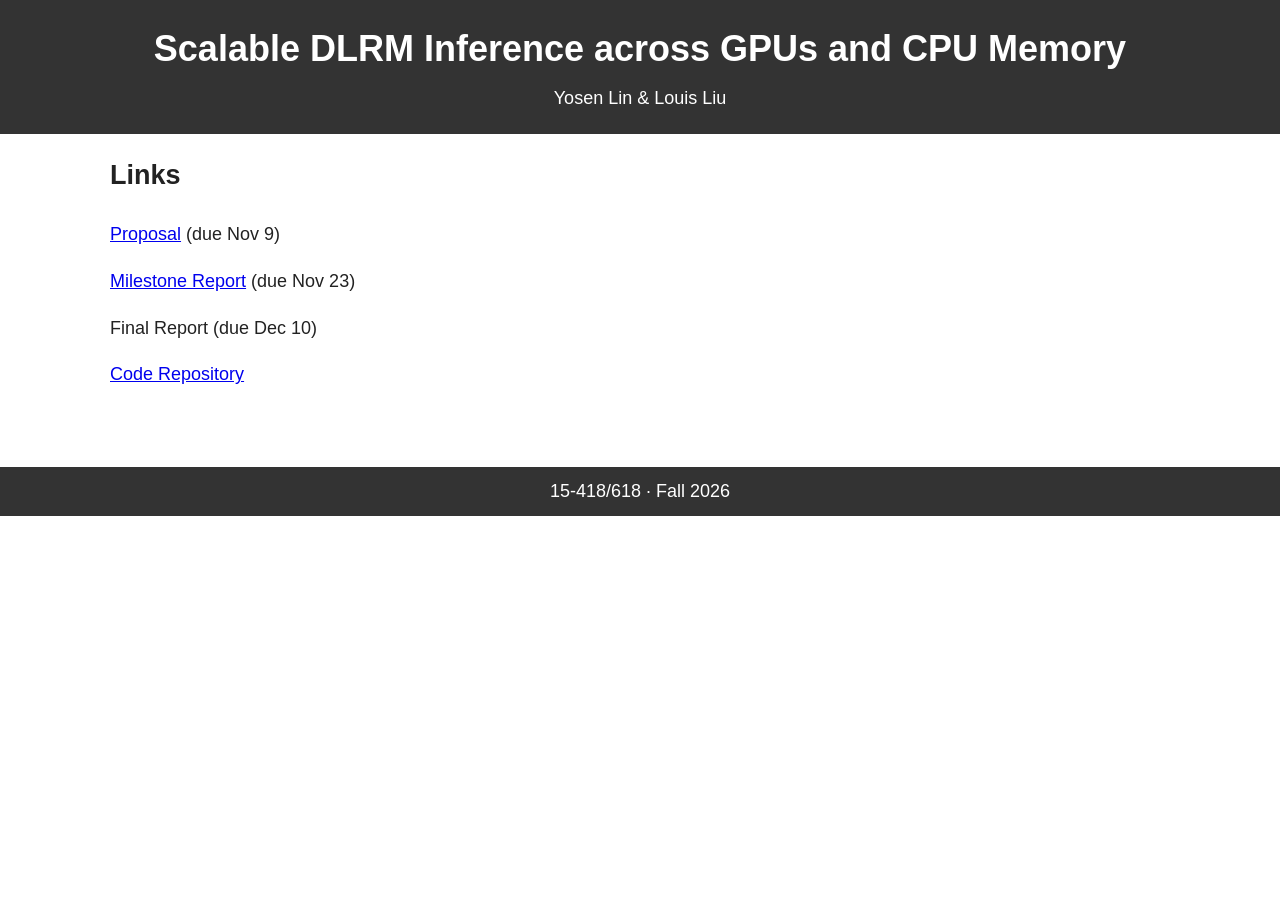
<file: docs/index.html>
<!DOCTYPE html>
<html lang="en">
<head>
<meta charset="UTF-8">
<meta name="viewport" content="width=device-width, initial-scale=1">
<title>15-618 Project</title>
<link rel="stylesheet" href="style.css">
</head>
<body>
<header>
  <h1>Scalable DLRM Inference across GPUs and CPU Memory</h1>
  <p>Yosen Lin &amp; Louis Liu</p>
</header>
<div class="layout"><main>
<section>
  <h2>Links</h2>
  <p><a href="./proposal.html">Proposal</a> (due Nov 9)</p>
  <p><a href="./milestone.html">Milestone Report</a> (due Nov 23)</p>
  <p>Final Report (due Dec 10)</p>
  <p><a href="https://github.com/y00628/dlrm-hetero-inference">Code Repository</a></p>
</section>
</main></div>
<footer>15-418/618 · Fall 2026</footer>
</body>
</html>
</file>
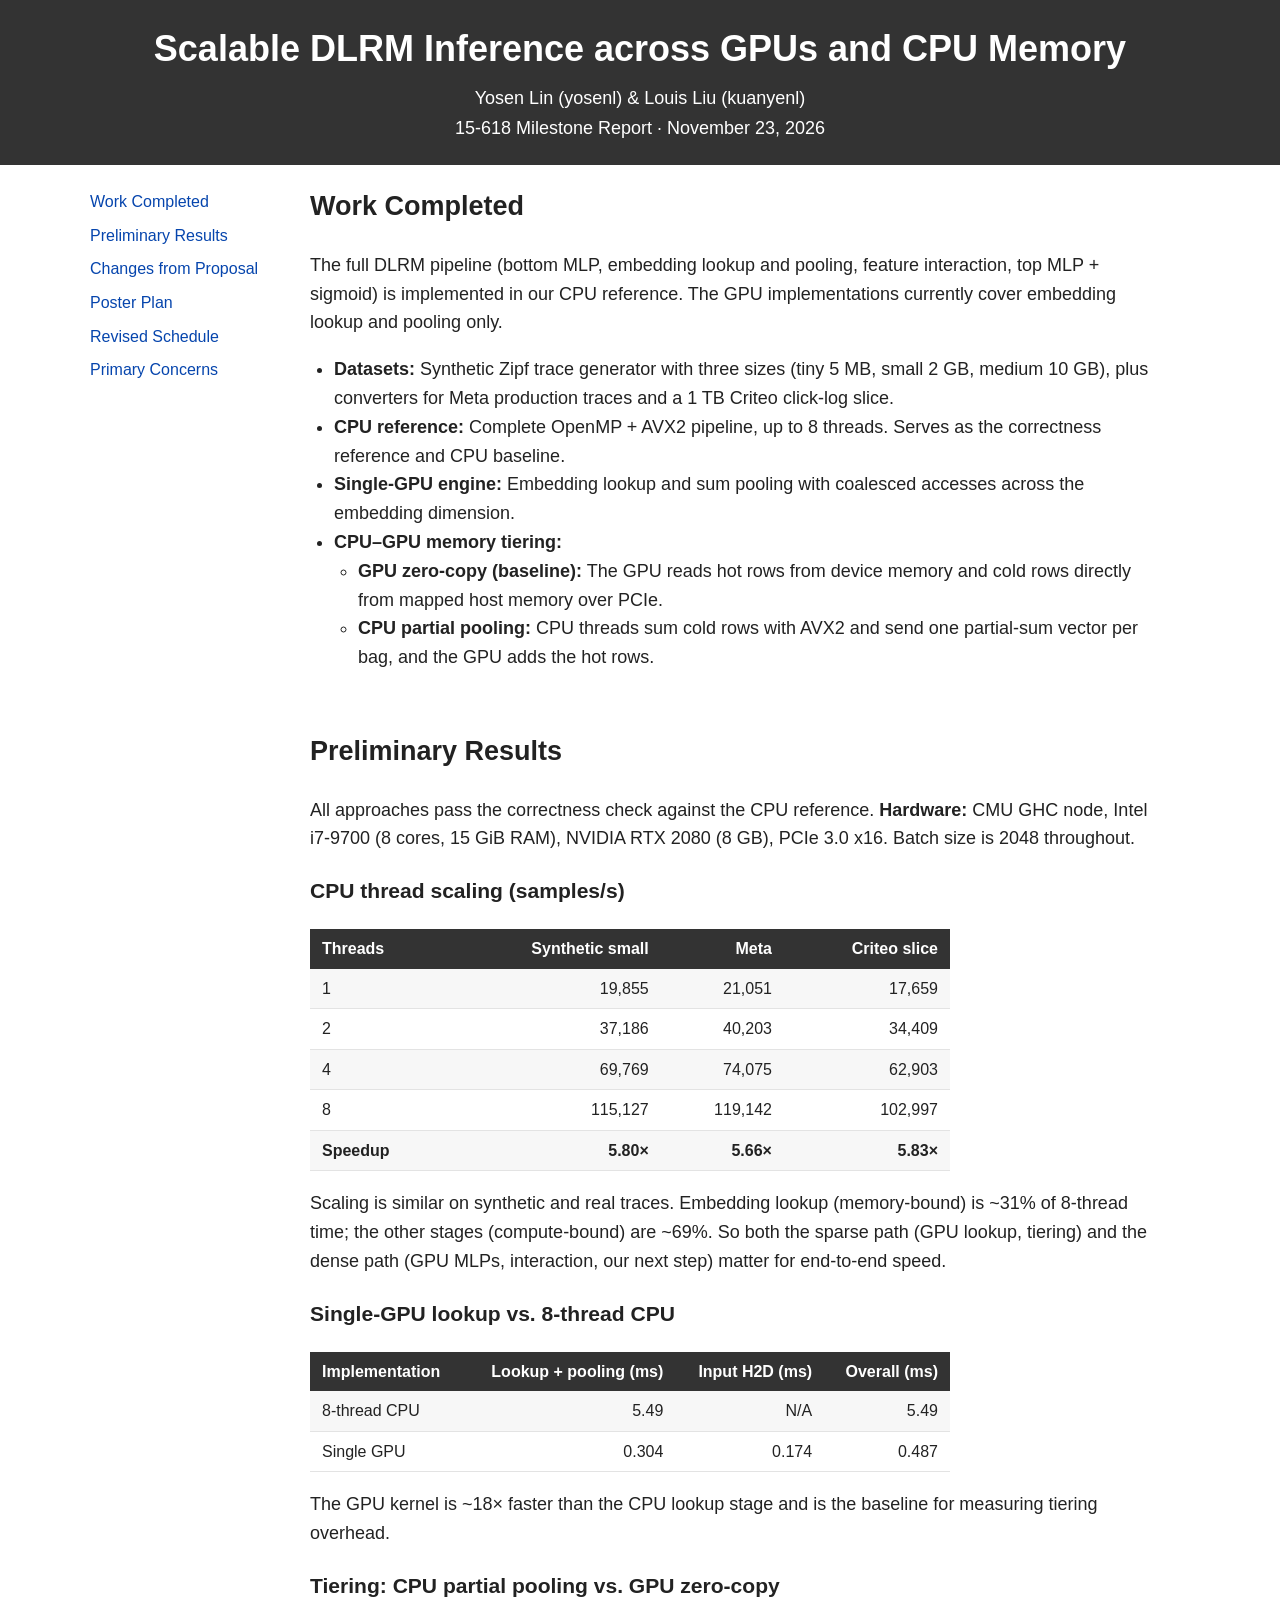
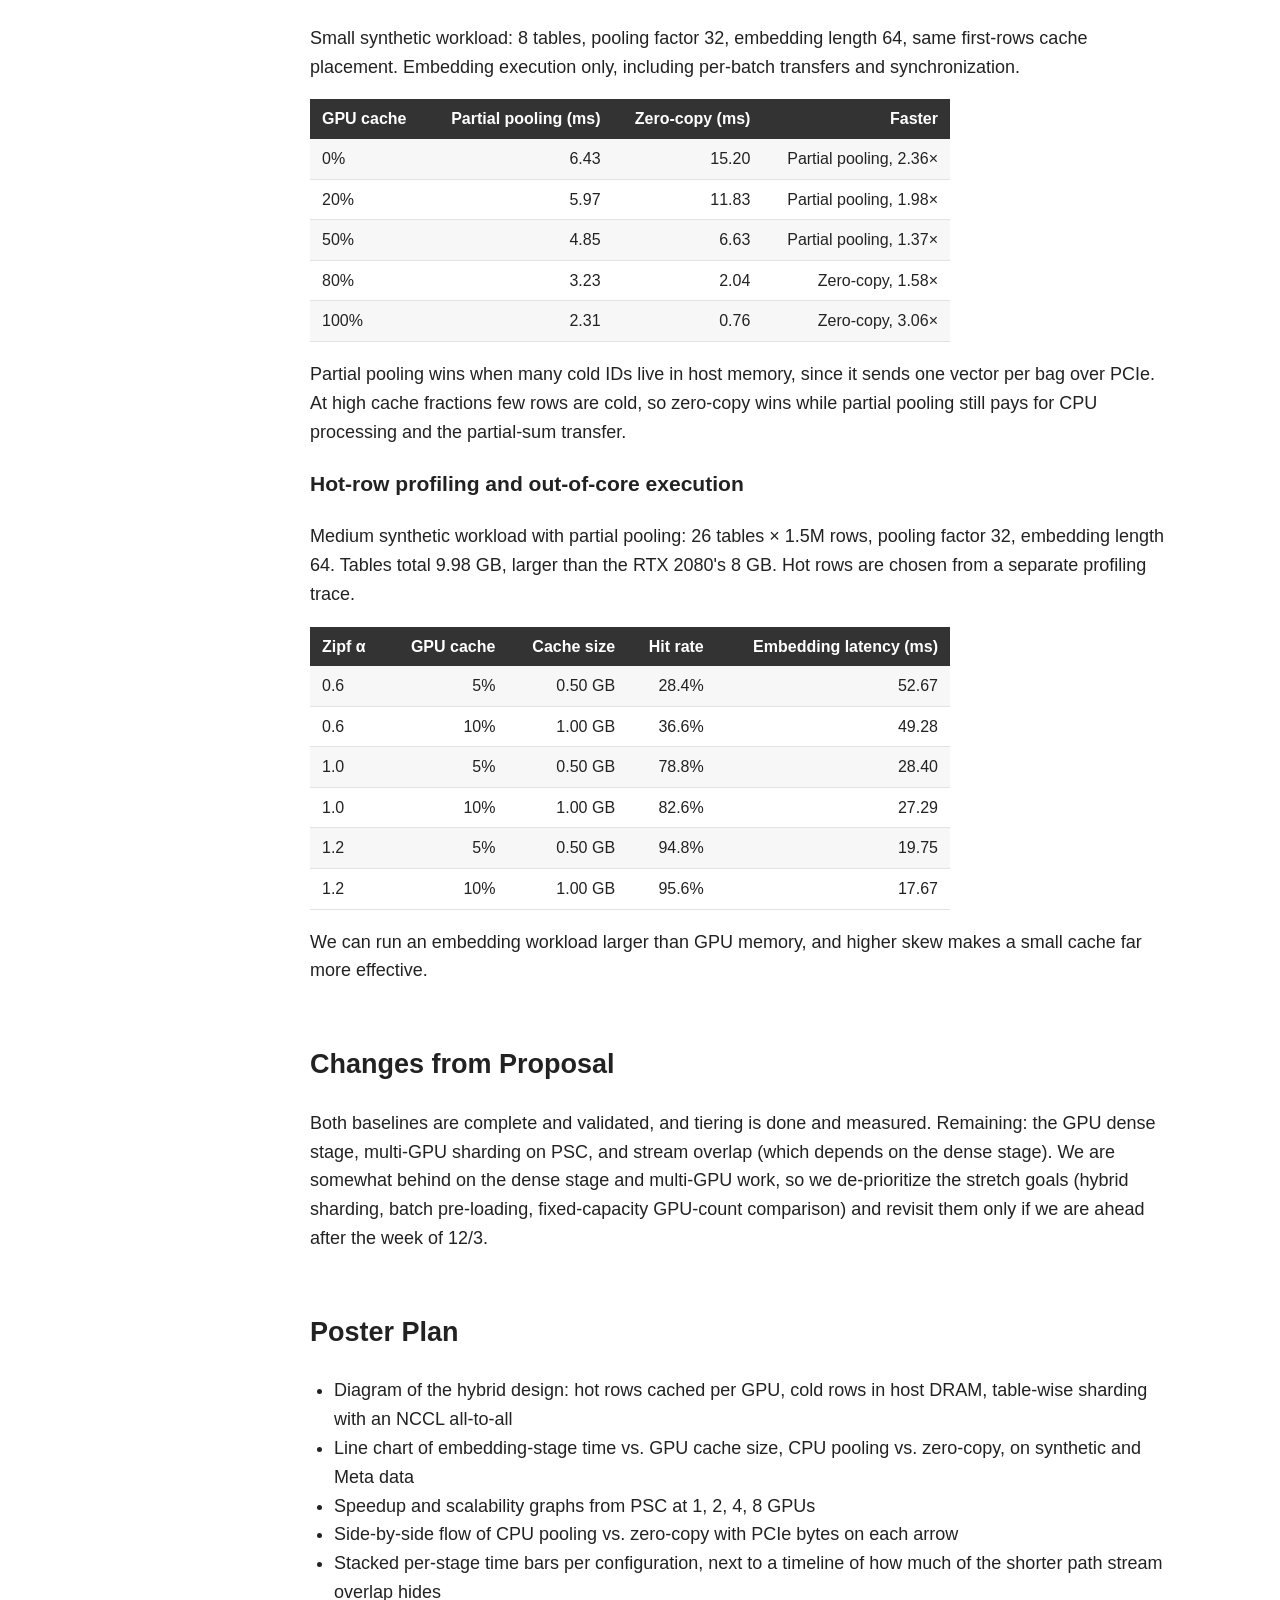
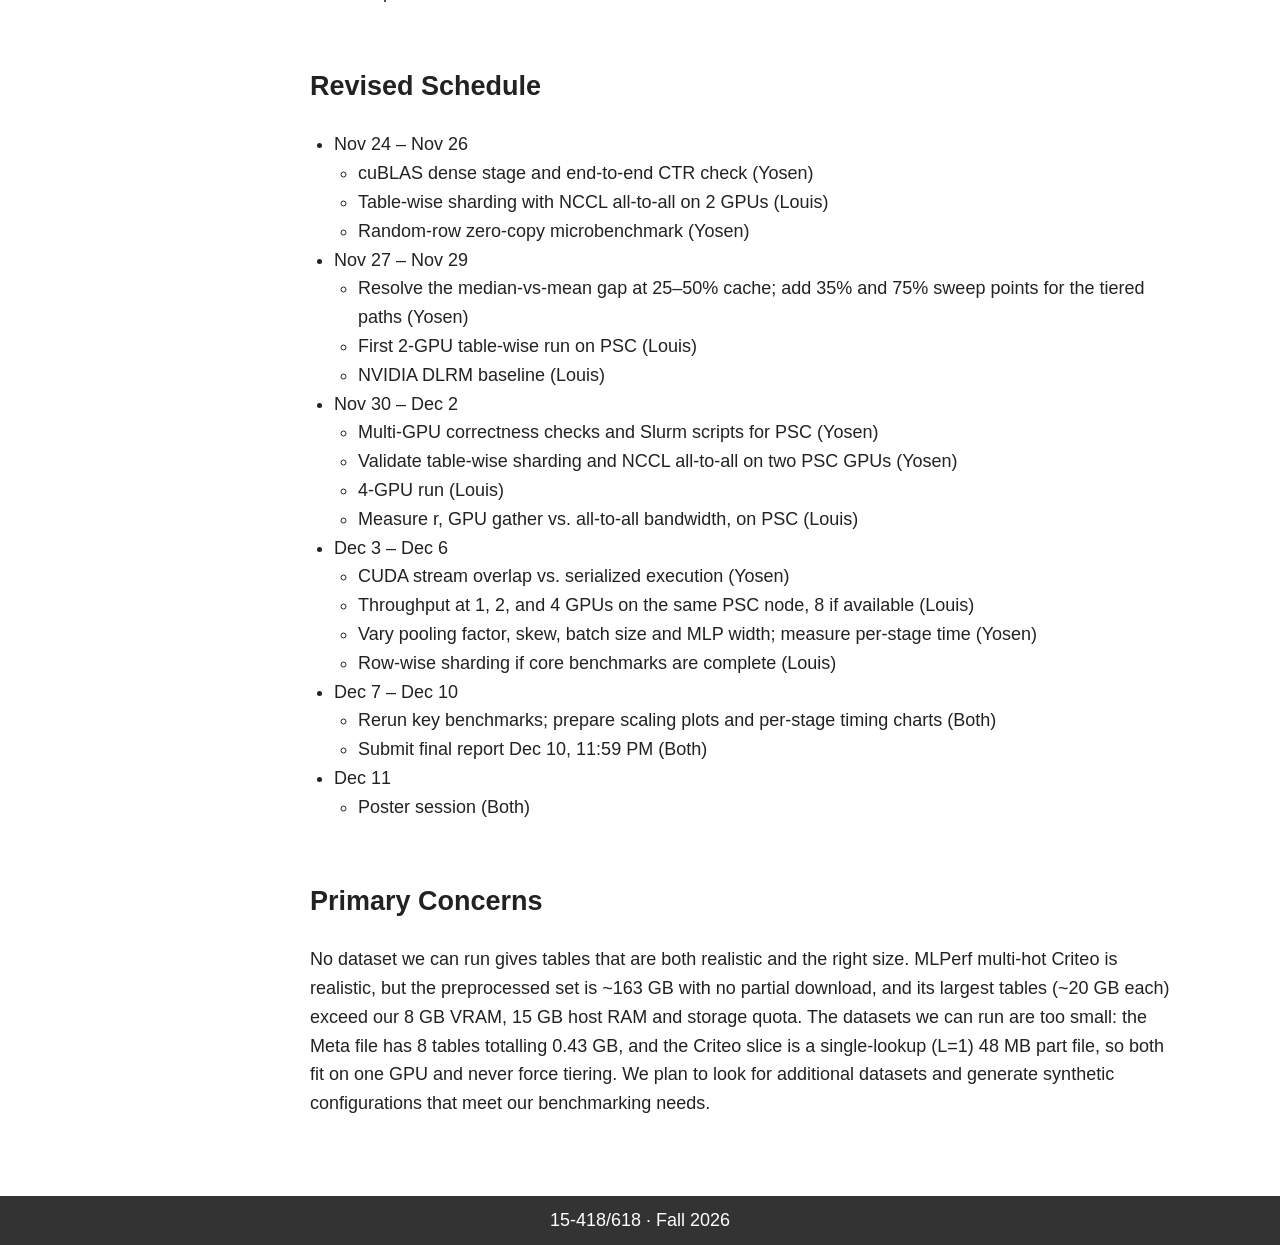
<file: docs/milestone.html>
<!DOCTYPE html>
<html lang="en">
<head>
<meta charset="UTF-8">
<meta name="viewport" content="width=device-width, initial-scale=1">
<title>Scalable DLRM Inference across GPUs and CPU Memory – Milestone Report</title>
<link rel="stylesheet" href="style.css">
</head>
<body>

<header>
  <h1>Scalable DLRM Inference across GPUs and CPU Memory</h1>
  <p>Yosen Lin (yosenl) &amp; Louis Liu (kuanyenl)</p>
  <p>15-618 Milestone Report · November 23, 2026</p>
</header>

<div class="layout">
<aside>
  <nav>
    <a href="#completed">Work Completed</a>
    <a href="#results">Preliminary Results</a>
    <a href="#changes">Changes from Proposal</a>
    <a href="#poster">Poster Plan</a>
    <a href="#schedule">Revised Schedule</a>
    <a href="#concerns">Primary Concerns</a>
  </nav>
</aside>

<main>

<section id="completed">
  <h2>Work Completed</h2>
  <p>The full DLRM pipeline (bottom MLP, embedding lookup and pooling, feature interaction, top MLP + sigmoid) is implemented in our CPU reference. The GPU implementations currently cover embedding lookup and pooling only.</p>
  <ul>
    <li><b>Datasets:</b> Synthetic Zipf trace generator with three sizes (tiny 5 MB, small 2 GB, medium 10 GB), plus converters for Meta production traces and a 1 TB Criteo click-log slice.</li>
    <li><b>CPU reference:</b> Complete OpenMP + AVX2 pipeline, up to 8 threads. Serves as the correctness reference and CPU baseline.</li>
    <li><b>Single-GPU engine:</b> Embedding lookup and sum pooling with coalesced accesses across the embedding dimension.</li>
    <li><b>CPU–GPU memory tiering:</b>
      <ul>
        <li><b>GPU zero-copy (baseline):</b> The GPU reads hot rows from device memory and cold rows directly from mapped host memory over PCIe.</li>
        <li><b>CPU partial pooling:</b> CPU threads sum cold rows with AVX2 and send one partial-sum vector per bag, and the GPU adds the hot rows.</li>
      </ul>
    </li>
  </ul>
</section>

<section id="results">
  <h2>Preliminary Results</h2>
  <p>All approaches pass the correctness check against the CPU reference. <b>Hardware:</b> CMU GHC node, Intel i7-9700 (8 cores, 15 GiB RAM), NVIDIA RTX 2080 (8 GB), PCIe 3.0 x16. Batch size is 2048 throughout.</p>

  <h3>CPU thread scaling (samples/s)</h3>
  <table>
    <tr><th>Threads</th><th>Synthetic small</th><th>Meta</th><th>Criteo slice</th></tr>
    <tr><td>1</td><td>19,855</td><td>21,051</td><td>17,659</td></tr>
    <tr><td>2</td><td>37,186</td><td>40,203</td><td>34,409</td></tr>
    <tr><td>4</td><td>69,769</td><td>74,075</td><td>62,903</td></tr>
    <tr><td>8</td><td>115,127</td><td>119,142</td><td>102,997</td></tr>
    <tr><td><b>Speedup</b></td><td><b>5.80×</b></td><td><b>5.66×</b></td><td><b>5.83×</b></td></tr>
  </table>
  <p>Scaling is similar on synthetic and real traces. Embedding lookup (memory-bound) is ~31% of 8-thread time; the other stages (compute-bound) are ~69%. So both the sparse path (GPU lookup, tiering) and the dense path (GPU MLPs, interaction, our next step) matter for end-to-end speed.</p>

  <h3>Single-GPU lookup vs. 8-thread CPU</h3>
  <table>
    <tr><th>Implementation</th><th>Lookup + pooling (ms)</th><th>Input H2D (ms)</th><th>Overall (ms)</th></tr>
    <tr><td>8-thread CPU</td><td>5.49</td><td>N/A</td><td>5.49</td></tr>
    <tr><td>Single GPU</td><td>0.304</td><td>0.174</td><td>0.487</td></tr>
  </table>
  <p>The GPU kernel is ~18× faster than the CPU lookup stage and is the baseline for measuring tiering overhead.</p>

  <h3>Tiering: CPU partial pooling vs. GPU zero-copy</h3>
  <p>Small synthetic workload: 8 tables, pooling factor 32, embedding length 64, same first-rows cache placement. Embedding execution only, including per-batch transfers and synchronization.</p>
  <table>
    <tr><th>GPU cache</th><th>Partial pooling (ms)</th><th>Zero-copy (ms)</th><th>Faster</th></tr>
    <tr><td>0%</td><td>6.43</td><td>15.20</td><td>Partial pooling, 2.36×</td></tr>
    <tr><td>20%</td><td>5.97</td><td>11.83</td><td>Partial pooling, 1.98×</td></tr>
    <tr><td>50%</td><td>4.85</td><td>6.63</td><td>Partial pooling, 1.37×</td></tr>
    <tr><td>80%</td><td>3.23</td><td>2.04</td><td>Zero-copy, 1.58×</td></tr>
    <tr><td>100%</td><td>2.31</td><td>0.76</td><td>Zero-copy, 3.06×</td></tr>
  </table>
  <p>Partial pooling wins when many cold IDs live in host memory, since it sends one vector per bag over PCIe. At high cache fractions few rows are cold, so zero-copy wins while partial pooling still pays for CPU processing and the partial-sum transfer.</p>

  <h3>Hot-row profiling and out-of-core execution</h3>
  <p>Medium synthetic workload with partial pooling: 26 tables × 1.5M rows, pooling factor 32, embedding length 64. Tables total 9.98 GB, larger than the RTX 2080's 8 GB. Hot rows are chosen from a separate profiling trace.</p>
  <table>
    <tr><th>Zipf α</th><th>GPU cache</th><th>Cache size</th><th>Hit rate</th><th>Embedding latency (ms)</th></tr>
    <tr><td>0.6</td><td>5%</td><td>0.50 GB</td><td>28.4%</td><td>52.67</td></tr>
    <tr><td>0.6</td><td>10%</td><td>1.00 GB</td><td>36.6%</td><td>49.28</td></tr>
    <tr><td>1.0</td><td>5%</td><td>0.50 GB</td><td>78.8%</td><td>28.40</td></tr>
    <tr><td>1.0</td><td>10%</td><td>1.00 GB</td><td>82.6%</td><td>27.29</td></tr>
    <tr><td>1.2</td><td>5%</td><td>0.50 GB</td><td>94.8%</td><td>19.75</td></tr>
    <tr><td>1.2</td><td>10%</td><td>1.00 GB</td><td>95.6%</td><td>17.67</td></tr>
  </table>
  <p>We can run an embedding workload larger than GPU memory, and higher skew makes a small cache far more effective.</p>
</section>

<section id="changes">
  <h2>Changes from Proposal</h2>
  <p>Both baselines are complete and validated, and tiering is done and measured. Remaining: the GPU dense stage, multi-GPU sharding on PSC, and stream overlap (which depends on the dense stage). We are somewhat behind on the dense stage and multi-GPU work, so we de-prioritize the stretch goals (hybrid sharding, batch pre-loading, fixed-capacity GPU-count comparison) and revisit them only if we are ahead after the week of 12/3.</p>
</section>

<section id="poster">
  <h2>Poster Plan</h2>
  <ul>
    <li>Diagram of the hybrid design: hot rows cached per GPU, cold rows in host DRAM, table-wise sharding with an NCCL all-to-all</li>
    <li>Line chart of embedding-stage time vs. GPU cache size, CPU pooling vs. zero-copy, on synthetic and Meta data</li>
    <li>Speedup and scalability graphs from PSC at 1, 2, 4, 8 GPUs</li>
    <li>Side-by-side flow of CPU pooling vs. zero-copy with PCIe bytes on each arrow</li>
    <li>Stacked per-stage time bars per configuration, next to a timeline of how much of the shorter path stream overlap hides</li>
  </ul>
</section>

<section id="schedule">
  <h2>Revised Schedule</h2>
  <ul>
    <li>Nov 24 – Nov 26
      <ul>
        <li>cuBLAS dense stage and end-to-end CTR check (Yosen)</li>
        <li>Table-wise sharding with NCCL all-to-all on 2 GPUs (Louis)</li>
        <li>Random-row zero-copy microbenchmark (Yosen)</li>
      </ul>
    </li>
    <li>Nov 27 – Nov 29
      <ul>
        <li>Resolve the median-vs-mean gap at 25–50% cache; add 35% and 75% sweep points for the tiered paths (Yosen)</li>
        <li>First 2-GPU table-wise run on PSC (Louis)</li>
        <li>NVIDIA DLRM baseline (Louis)</li>
      </ul>
    </li>
    <li>Nov 30 – Dec 2
      <ul>
        <li>Multi-GPU correctness checks and Slurm scripts for PSC (Yosen)</li>
        <li>Validate table-wise sharding and NCCL all-to-all on two PSC GPUs (Yosen)</li>
        <li>4-GPU run (Louis)</li>
        <li>Measure r, GPU gather vs. all-to-all bandwidth, on PSC (Louis)</li>
      </ul>
    </li>
    <li>Dec 3 – Dec 6
      <ul>
        <li>CUDA stream overlap vs. serialized execution (Yosen)</li>
        <li>Throughput at 1, 2, and 4 GPUs on the same PSC node, 8 if available (Louis)</li>
        <li>Vary pooling factor, skew, batch size and MLP width; measure per-stage time (Yosen)</li>
        <li>Row-wise sharding if core benchmarks are complete (Louis)</li>
      </ul>
    </li>
    <li>Dec 7 – Dec 10
      <ul>
        <li>Rerun key benchmarks; prepare scaling plots and per-stage timing charts (Both)</li>
        <li>Submit final report Dec 10, 11:59 PM (Both)</li>
      </ul>
    </li>
    <li>Dec 11
      <ul><li>Poster session (Both)</li></ul>
    </li>
  </ul>
</section>

<section id="concerns">
  <h2>Primary Concerns</h2>
  <p>No dataset we can run gives tables that are both realistic and the right size. MLPerf multi-hot Criteo is realistic, but the preprocessed set is ~163 GB with no partial download, and its largest tables (~20 GB each) exceed our 8 GB VRAM, 15 GB host RAM and storage quota. The datasets we can run are too small: the Meta file has 8 tables totalling 0.43 GB, and the Criteo slice is a single-lookup (L=1) 48 MB part file, so both fit on one GPU and never force tiering. We plan to look for additional datasets and generate synthetic configurations that meet our benchmarking needs.</p>
</section>

</main>
</div>

<footer>15-418/618 · Fall 2026</footer>
</body>
</html>
</file>
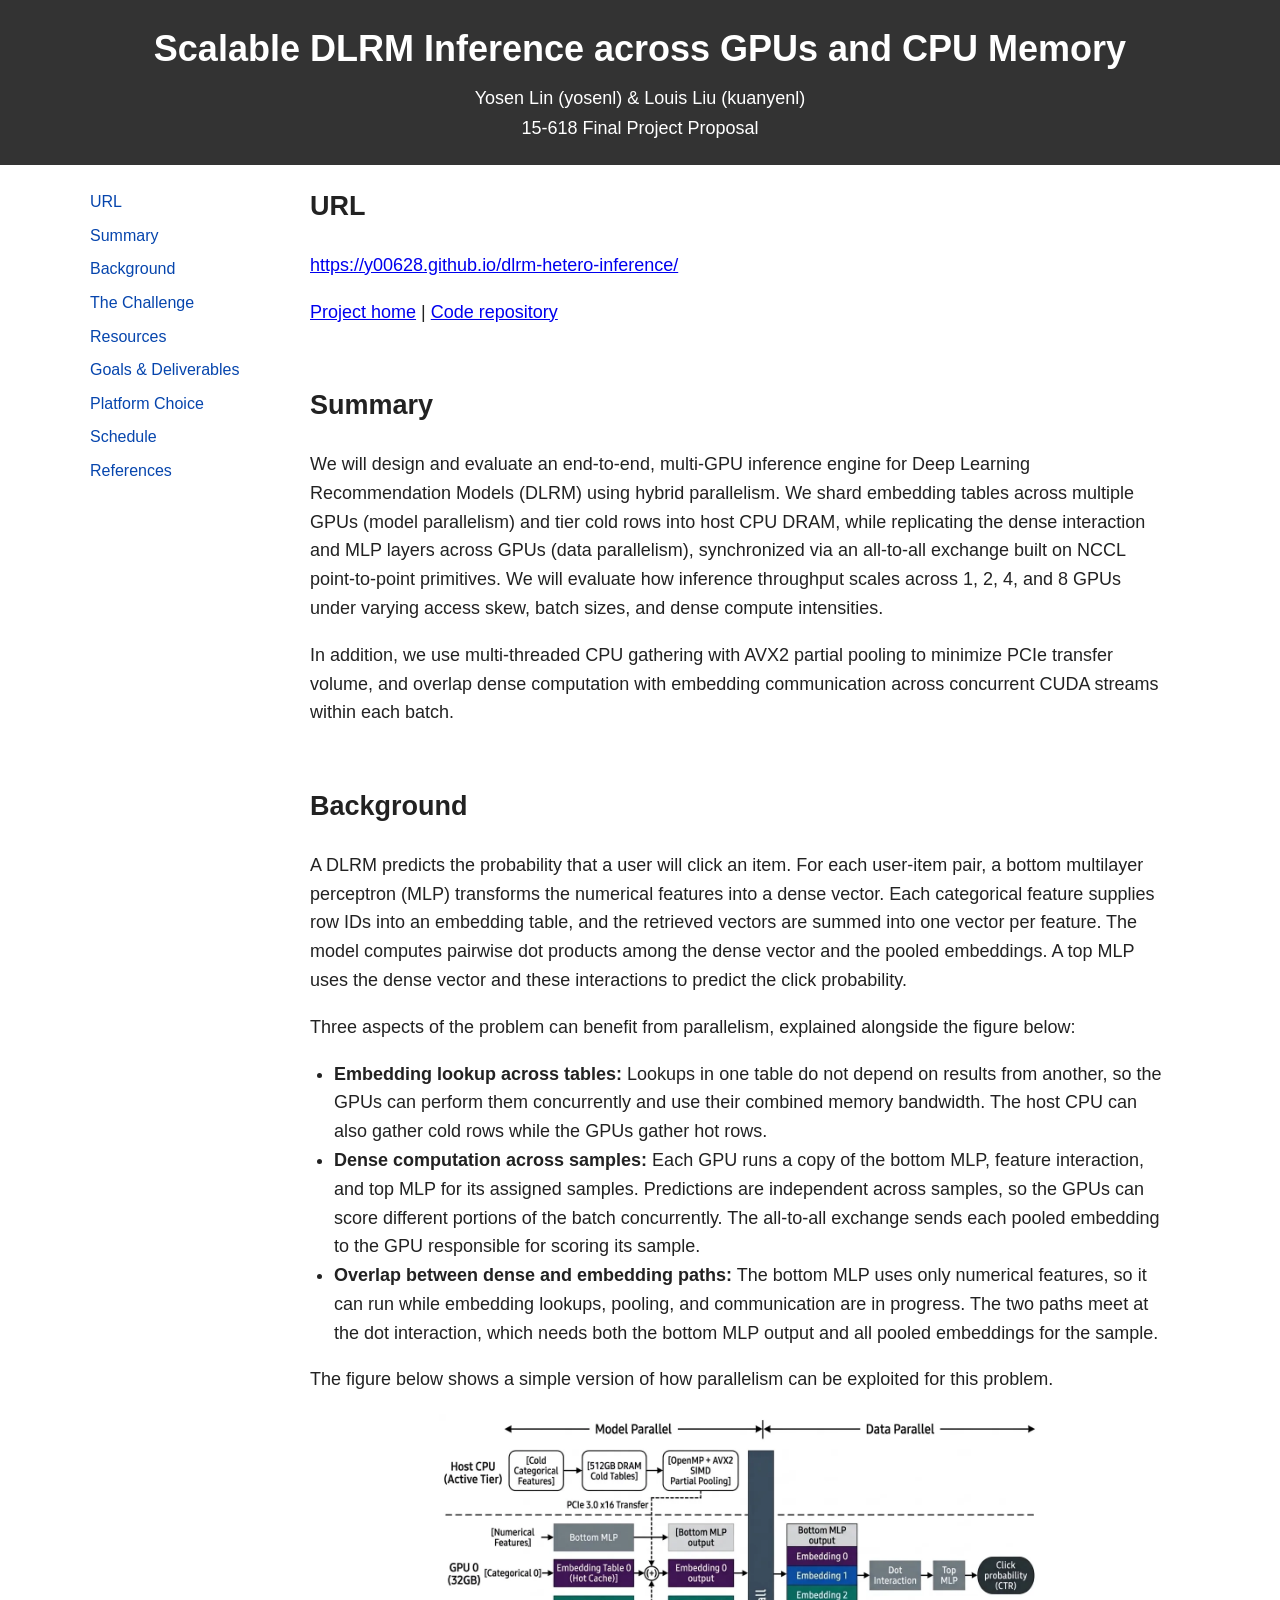
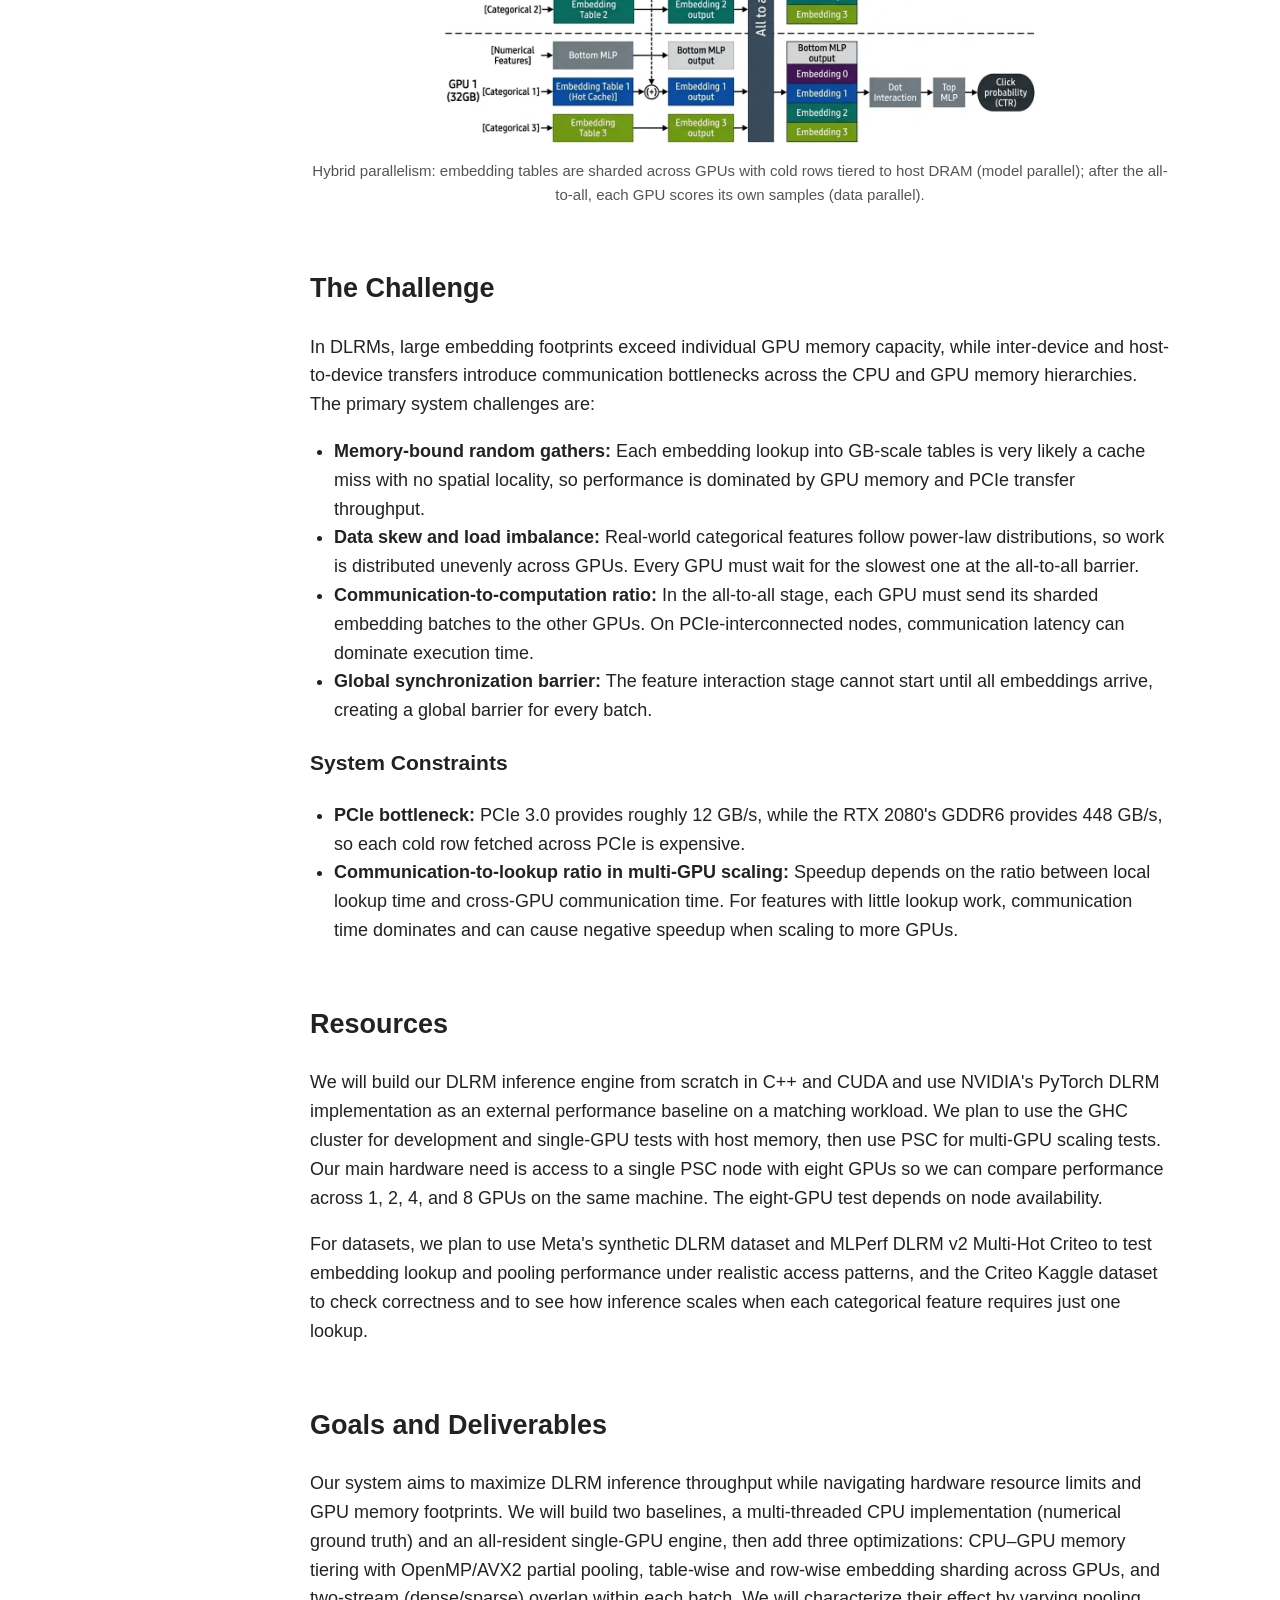
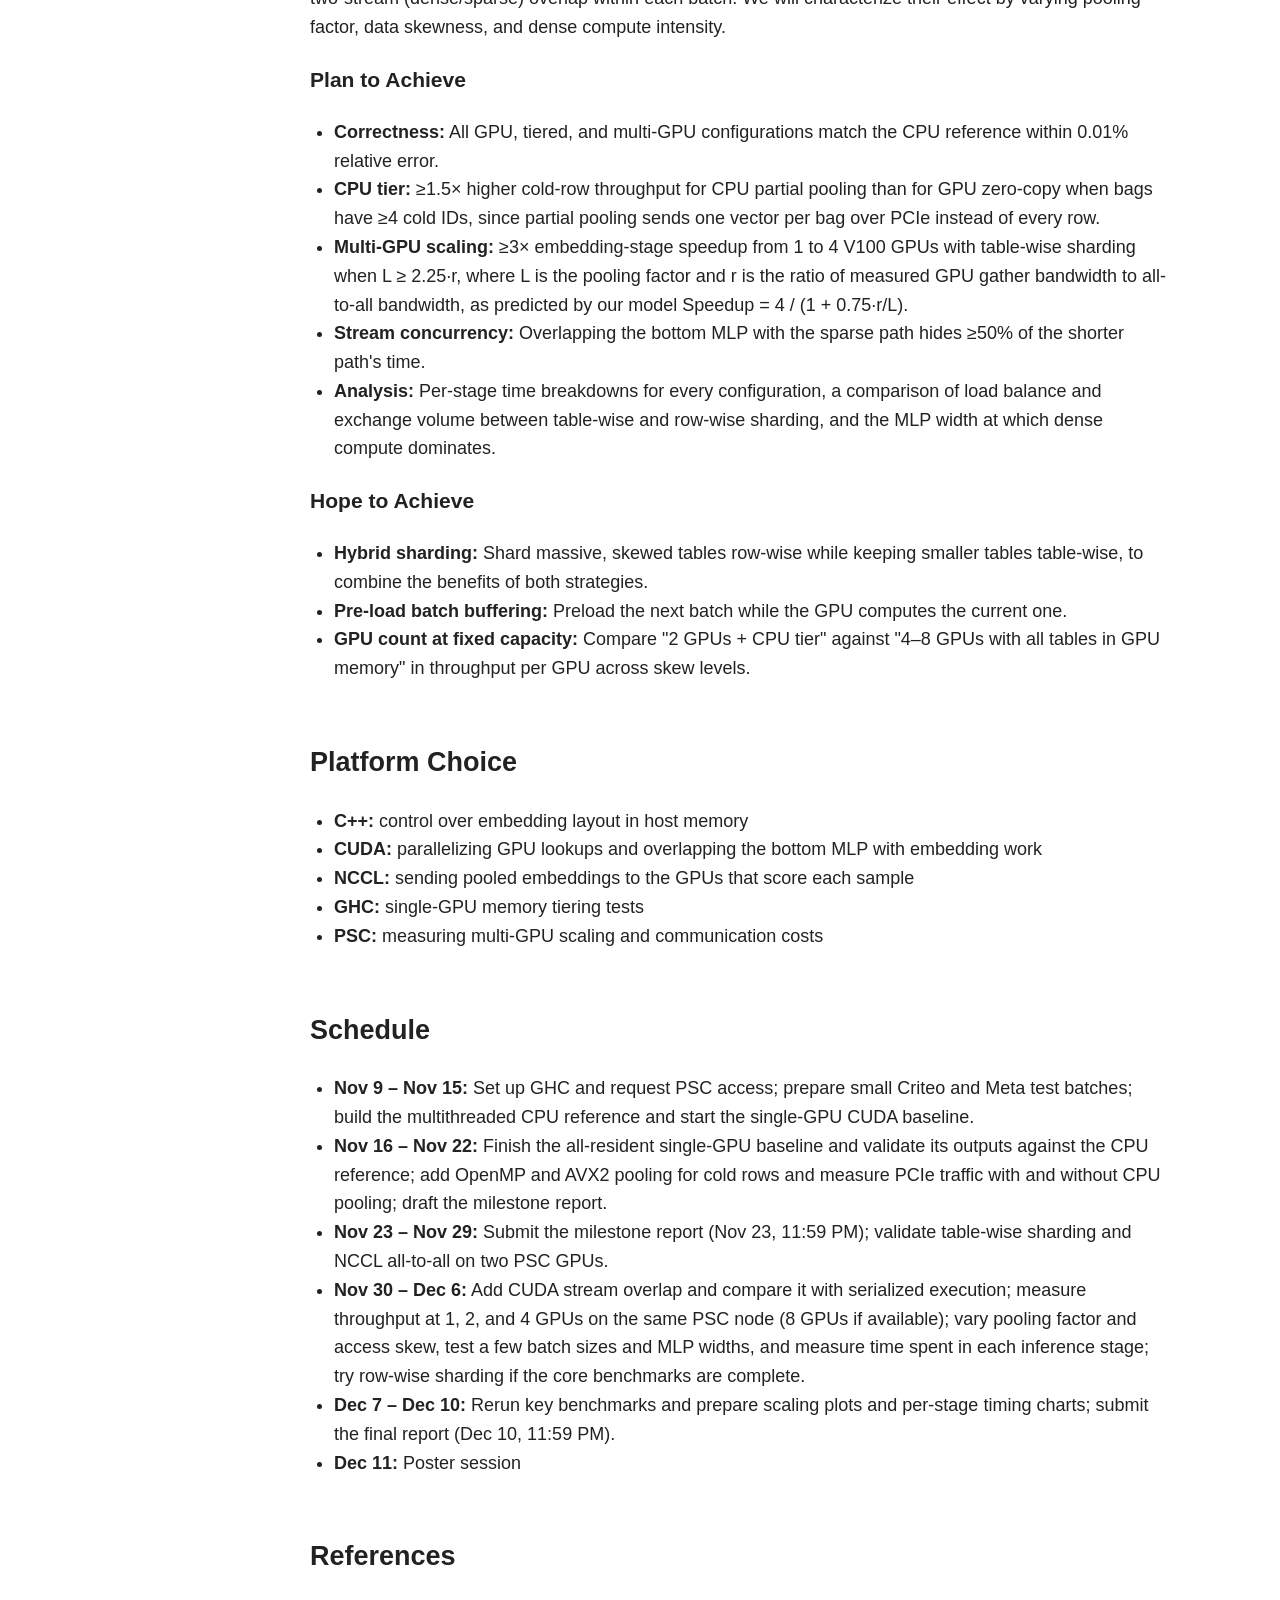
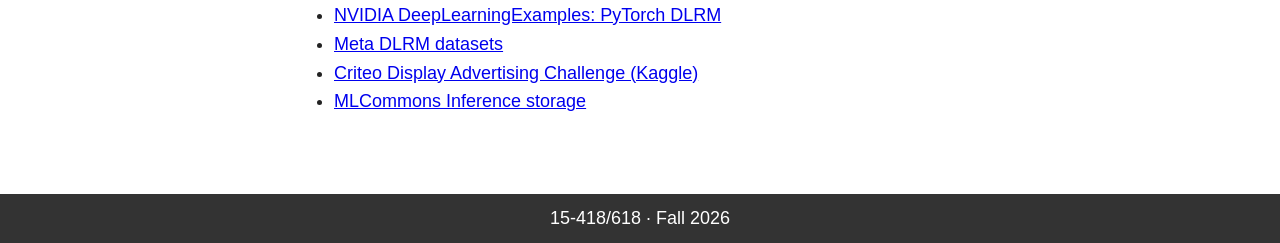
<file: docs/proposal.html>
<!DOCTYPE html>
<html lang="en">
<head>
<meta charset="UTF-8">
<meta name="viewport" content="width=device-width, initial-scale=1">
<title>Scalable DLRM Inference across GPUs and CPU Memory – Proposal</title>
<link rel="stylesheet" href="style.css">
</head>
<body>

<header>
  <h1>Scalable DLRM Inference across GPUs and CPU Memory</h1>
  <p>Yosen Lin (yosenl) &amp; Louis Liu (kuanyenl)</p>
  <p>15-618 Final Project Proposal</p>
</header>

<div class="layout">
<aside>
  <nav>
    <a href="#url">URL</a>
    <a href="#summary">Summary</a>
    <a href="#background">Background</a>
    <a href="#challenge">The Challenge</a>
    <a href="#resources">Resources</a>
    <a href="#goals">Goals &amp; Deliverables</a>
    <a href="#platform">Platform Choice</a>
    <a href="#schedule">Schedule</a>
    <a href="#references">References</a>
  </nav>
</aside>

<main>

<section id="url">
  <h2>URL</h2>
  <p><a href="https://y00628.github.io/dlrm-hetero-inference/">https://y00628.github.io/dlrm-hetero-inference/</a></p>
  <p><a href="./index.html">Project home</a> | <a href="https://github.com/y00628/dlrm-hetero-inference">Code repository</a></p>
</section>

<section id="summary">
  <h2>Summary</h2>
  <p>We will design and evaluate an end-to-end, multi-GPU inference engine for Deep Learning Recommendation Models (DLRM) using hybrid parallelism. We shard embedding tables across multiple GPUs (model parallelism) and tier cold rows into host CPU DRAM, while replicating the dense interaction and MLP layers across GPUs (data parallelism), synchronized via an all-to-all exchange built on NCCL point-to-point primitives. We will evaluate how inference throughput scales across 1, 2, 4, and 8 GPUs under varying access skew, batch sizes, and dense compute intensities.</p>
  <p>In addition, we use multi-threaded CPU gathering with AVX2 partial pooling to minimize PCIe transfer volume, and overlap dense computation with embedding communication across concurrent CUDA streams within each batch.</p>
</section>

<section id="background">
  <h2>Background</h2>
  <p>A DLRM predicts the probability that a user will click an item. For each user-item pair, a bottom multilayer perceptron (MLP) transforms the numerical features into a dense vector. Each categorical feature supplies row IDs into an embedding table, and the retrieved vectors are summed into one vector per feature. The model computes pairwise dot products among the dense vector and the pooled embeddings. A top MLP uses the dense vector and these interactions to predict the click probability.</p>
  <p>Three aspects of the problem can benefit from parallelism, explained alongside the figure below:</p>
  <ul>
    <li><b>Embedding lookup across tables:</b> Lookups in one table do not depend on results from another, so the GPUs can perform them concurrently and use their combined memory bandwidth. The host CPU can also gather cold rows while the GPUs gather hot rows.</li>
    <li><b>Dense computation across samples:</b> Each GPU runs a copy of the bottom MLP, feature interaction, and top MLP for its assigned samples. Predictions are independent across samples, so the GPUs can score different portions of the batch concurrently. The all-to-all exchange sends each pooled embedding to the GPU responsible for scoring its sample.</li>
    <li><b>Overlap between dense and embedding paths:</b> The bottom MLP uses only numerical features, so it can run while embedding lookups, pooling, and communication are in progress. The two paths meet at the dot interaction, which needs both the bottom MLP output and all pooled embeddings for the sample.</li>
  </ul>
  <p>The figure below shows a simple version of how parallelism can be exploited for this problem.</p>
  <figure>
    <img src="parallelism-diagram.png" alt="Block diagram: cold rows pooled on the host CPU and sent over PCIe; embedding tables sharded across GPU 0 and GPU 1 (model parallel); all-to-all exchange; then bottom MLP output and embeddings feed dot interaction and top MLP on each GPU (data parallel) to produce the click probability.">
    <figcaption>Hybrid parallelism: embedding tables are sharded across GPUs with cold rows tiered to host DRAM (model parallel); after the all-to-all, each GPU scores its own samples (data parallel).</figcaption>
  </figure>
</section>

<section id="challenge">
  <h2>The Challenge</h2>
  <p>In DLRMs, large embedding footprints exceed individual GPU memory capacity, while inter-device and host-to-device transfers introduce communication bottlenecks across the CPU and GPU memory hierarchies. The primary system challenges are:</p>
  <ul>
    <li><b>Memory-bound random gathers:</b> Each embedding lookup into GB-scale tables is very likely a cache miss with no spatial locality, so performance is dominated by GPU memory and PCIe transfer throughput.</li>
    <li><b>Data skew and load imbalance:</b> Real-world categorical features follow power-law distributions, so work is distributed unevenly across GPUs. Every GPU must wait for the slowest one at the all-to-all barrier.</li>
    <li><b>Communication-to-computation ratio:</b> In the all-to-all stage, each GPU must send its sharded embedding batches to the other GPUs. On PCIe-interconnected nodes, communication latency can dominate execution time.</li>
    <li><b>Global synchronization barrier:</b> The feature interaction stage cannot start until all embeddings arrive, creating a global barrier for every batch.</li>
  </ul>
  <h3>System Constraints</h3>
  <ul>
    <li><b>PCIe bottleneck:</b> PCIe 3.0 provides roughly 12 GB/s, while the RTX 2080's GDDR6 provides 448 GB/s, so each cold row fetched across PCIe is expensive.</li>
    <li><b>Communication-to-lookup ratio in multi-GPU scaling:</b> Speedup depends on the ratio between local lookup time and cross-GPU communication time. For features with little lookup work, communication time dominates and can cause negative speedup when scaling to more GPUs.</li>
  </ul>
</section>

<section id="resources">
  <h2>Resources</h2>
  <p>We will build our DLRM inference engine from scratch in C++ and CUDA and use NVIDIA's PyTorch DLRM implementation as an external performance baseline on a matching workload. We plan to use the GHC cluster for development and single-GPU tests with host memory, then use PSC for multi-GPU scaling tests. Our main hardware need is access to a single PSC node with eight GPUs so we can compare performance across 1, 2, 4, and 8 GPUs on the same machine. The eight-GPU test depends on node availability.</p>
  <p>For datasets, we plan to use Meta's synthetic DLRM dataset and MLPerf DLRM v2 Multi-Hot Criteo to test embedding lookup and pooling performance under realistic access patterns, and the Criteo Kaggle dataset to check correctness and to see how inference scales when each categorical feature requires just one lookup.</p>
</section>

<section id="goals">
  <h2>Goals and Deliverables</h2>
  <p>Our system aims to maximize DLRM inference throughput while navigating hardware resource limits and GPU memory footprints. We will build two baselines, a multi-threaded CPU implementation (numerical ground truth) and an all-resident single-GPU engine, then add three optimizations: CPU–GPU memory tiering with OpenMP/AVX2 partial pooling, table-wise and row-wise embedding sharding across GPUs, and two-stream (dense/sparse) overlap within each batch. We will characterize their effect by varying pooling factor, data skewness, and dense compute intensity.</p>

  <h3>Plan to Achieve</h3>
  <ul>
    <li><b>Correctness:</b> All GPU, tiered, and multi-GPU configurations match the CPU reference within 0.01% relative error.</li>
    <li><b>CPU tier:</b> ≥1.5× higher cold-row throughput for CPU partial pooling than for GPU zero-copy when bags have ≥4 cold IDs, since partial pooling sends one vector per bag over PCIe instead of every row.</li>
    <li><b>Multi-GPU scaling:</b> ≥3× embedding-stage speedup from 1 to 4 V100 GPUs with table-wise sharding when L ≥ 2.25·r, where L is the pooling factor and r is the ratio of measured GPU gather bandwidth to all-to-all bandwidth, as predicted by our model Speedup = 4 / (1 + 0.75·r/L).</li>
    <li><b>Stream concurrency:</b> Overlapping the bottom MLP with the sparse path hides ≥50% of the shorter path's time.</li>
    <li><b>Analysis:</b> Per-stage time breakdowns for every configuration, a comparison of load balance and exchange volume between table-wise and row-wise sharding, and the MLP width at which dense compute dominates.</li>
  </ul>

  <h3>Hope to Achieve</h3>
  <ul>
    <li><b>Hybrid sharding:</b> Shard massive, skewed tables row-wise while keeping smaller tables table-wise, to combine the benefits of both strategies.</li>
    <li><b>Pre-load batch buffering:</b> Preload the next batch while the GPU computes the current one.</li>
    <li><b>GPU count at fixed capacity:</b> Compare "2 GPUs + CPU tier" against "4–8 GPUs with all tables in GPU memory" in throughput per GPU across skew levels.</li>
  </ul>
</section>

<section id="platform">
  <h2>Platform Choice</h2>
  <ul>
    <li><b>C++:</b> control over embedding layout in host memory</li>
    <li><b>CUDA:</b> parallelizing GPU lookups and overlapping the bottom MLP with embedding work</li>
    <li><b>NCCL:</b> sending pooled embeddings to the GPUs that score each sample</li>
    <li><b>GHC:</b> single-GPU memory tiering tests</li>
    <li><b>PSC:</b> measuring multi-GPU scaling and communication costs</li>
  </ul>
</section>

<section id="schedule">
  <h2>Schedule</h2>
  <ul>
    <li><b>Nov 9 – Nov 15:</b> Set up GHC and request PSC access; prepare small Criteo and Meta test batches; build the multithreaded CPU reference and start the single-GPU CUDA baseline.</li>
    <li><b>Nov 16 – Nov 22:</b> Finish the all-resident single-GPU baseline and validate its outputs against the CPU reference; add OpenMP and AVX2 pooling for cold rows and measure PCIe traffic with and without CPU pooling; draft the milestone report.</li>
    <li><b>Nov 23 – Nov 29:</b> Submit the milestone report (Nov 23, 11:59 PM); validate table-wise sharding and NCCL all-to-all on two PSC GPUs.</li>
    <li><b>Nov 30 – Dec 6:</b> Add CUDA stream overlap and compare it with serialized execution; measure throughput at 1, 2, and 4 GPUs on the same PSC node (8 GPUs if available); vary pooling factor and access skew, test a few batch sizes and MLP widths, and measure time spent in each inference stage; try row-wise sharding if the core benchmarks are complete.</li>
    <li><b>Dec 7 – Dec 10:</b> Rerun key benchmarks and prepare scaling plots and per-stage timing charts; submit the final report (Dec 10, 11:59 PM).</li>
    <li><b>Dec 11:</b> Poster session</li>
  </ul>
</section>

<section id="references">
  <h2>References</h2>
  <ul>
    <li><a href="https://github.com/NVIDIA/DeepLearningExamples/tree/master/PyTorch/Recommendation/DLRM">NVIDIA DeepLearningExamples: PyTorch DLRM</a></li>
    <li><a href="https://github.com/facebookresearch/dlrm_datasets">Meta DLRM datasets</a></li>
    <li><a href="https://www.kaggle.com/competitions/criteo-display-ad-challenge/overview">Criteo Display Advertising Challenge (Kaggle)</a></li>
      <li><a href="https://inference.mlcommons-storage.org/index.html">MLCommons Inference storage</a></li>
  </ul>
</section>

</main>
</div>

<footer>15-418/618 · Fall 2026</footer>
</body>
</html>
</file>
<file: docs/style.css>
/* Plain style: Arial, dark header bar, content column, fixed side nav. */
body{font-family:Arial,sans-serif;line-height:1.6;font-size:18px;margin:0;color:#222}
header{background:#333;color:#fff;padding:20px 0;text-align:center}
header h1{margin:0 0 6px}
header p{margin:2px 0}
.layout{display:flex;max-width:1100px;margin:0 auto;padding:0 20px}
aside{width:200px;flex-shrink:0}
aside nav{position:sticky;top:20px;padding-top:20px;display:flex;flex-direction:column}
aside nav a{color:#0645ad;text-decoration:none;padding:4px 0;font-size:16px}
aside nav a:hover{text-decoration:underline}
main{flex:1;min-width:0}
section{padding:20px}
h2{margin-top:0}
.todo{color:#b36b00;background:#fff4d6}
footer{background:#333;color:#fff;text-align:center;padding:10px 0;margin-top:40px}
@media(max-width:700px){
  .layout{display:block}
  aside{width:auto}
  aside nav{position:static;flex-direction:row;flex-wrap:wrap;gap:12px}
}

figure{margin:20px 0;text-align:center}
figure img{max-width:70%;height:auto}
figcaption{font-size:15px;color:#555}
ul{padding-left:24px}
table{border-collapse:collapse;margin:14px 0;font-size:16px;width:100%;max-width:640px}
th,td{padding:7px 12px;text-align:right;border-bottom:1px solid #e3e3e3}
th:first-child,td:first-child{text-align:left}
thead th,tr:first-child th{background:#333;color:#fff;font-weight:600;border-bottom:none}
tr:nth-child(even) td{background:#f7f7f7}
</file>
